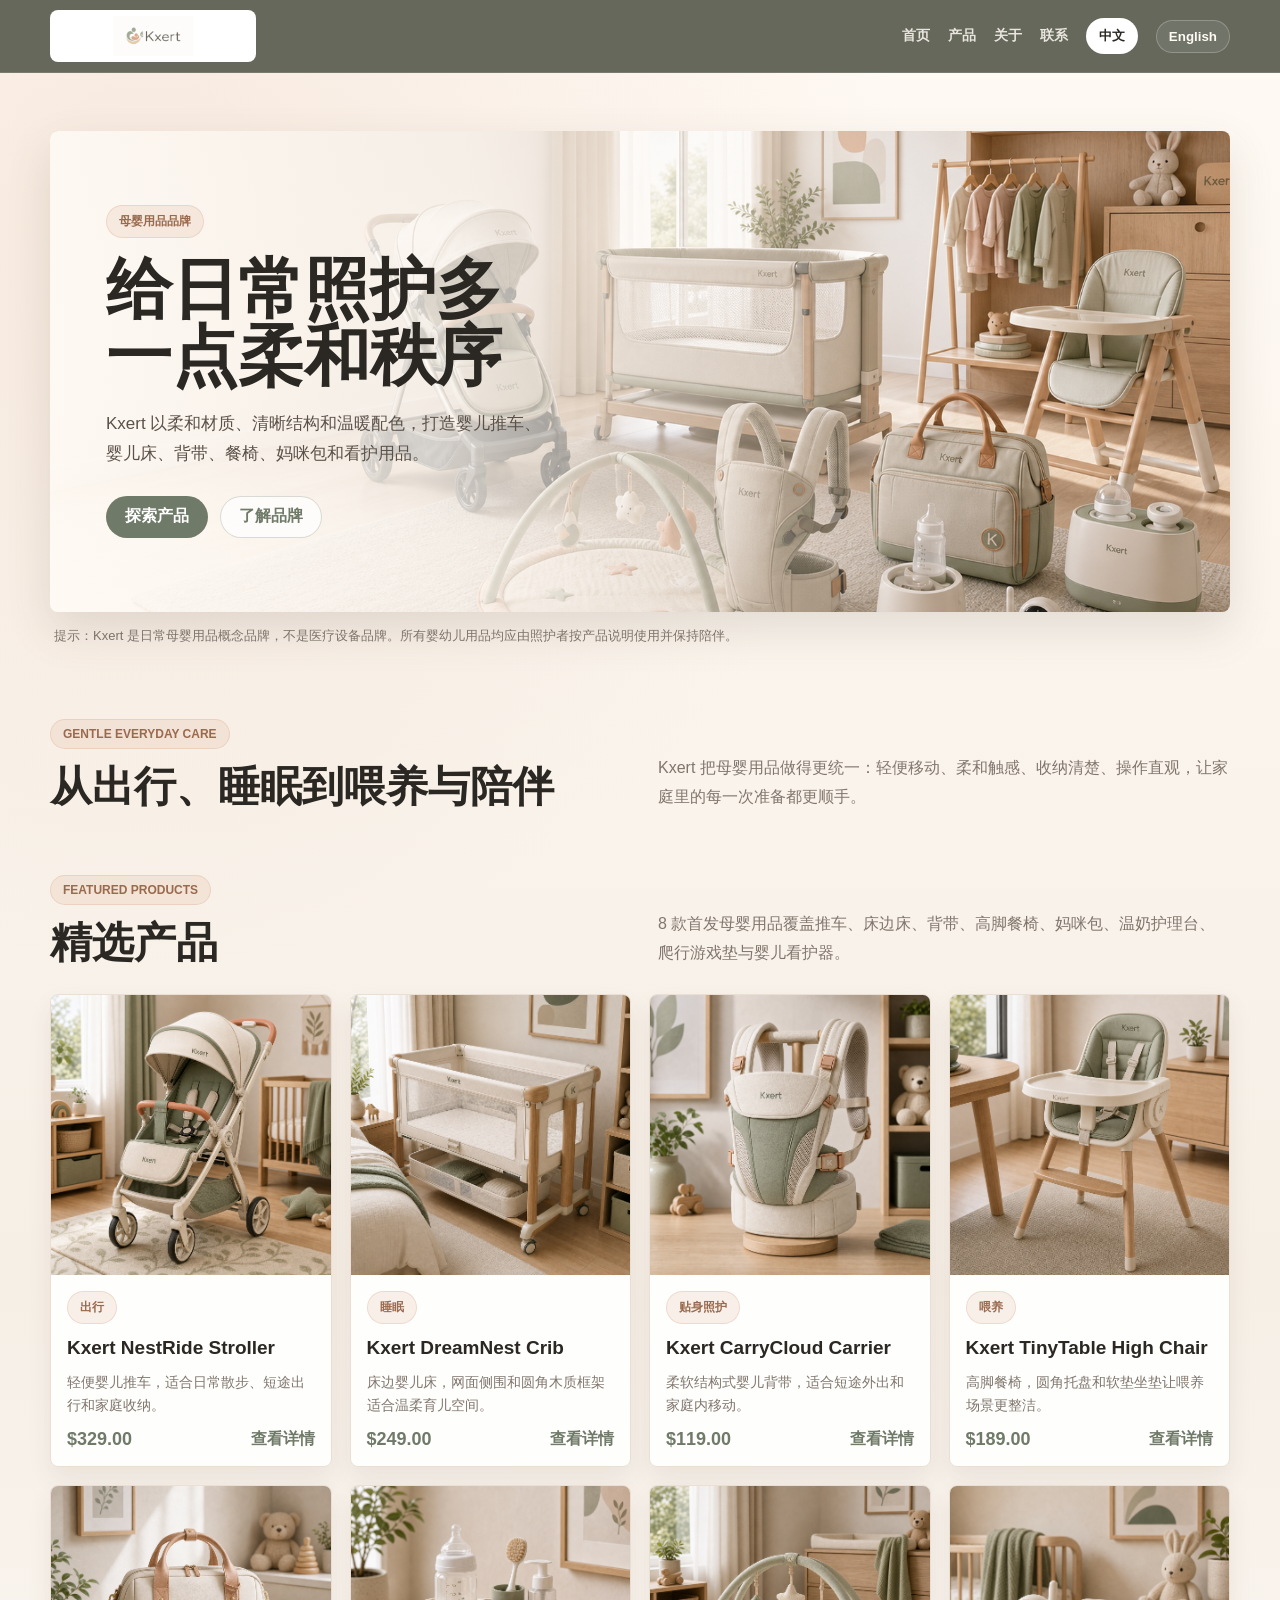
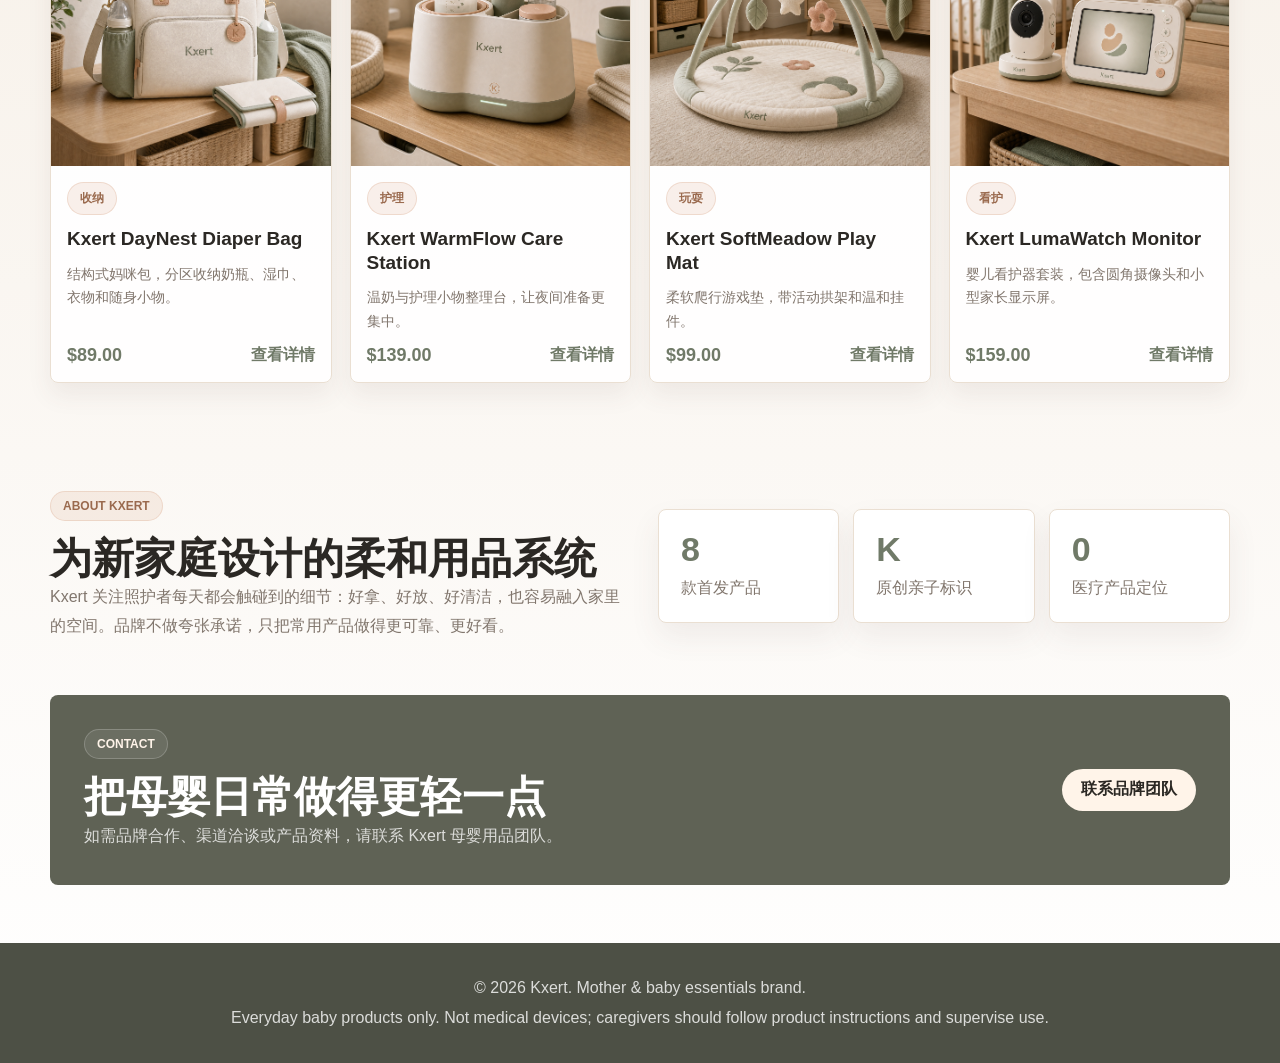
<file: index.html>
<!DOCTYPE html>
<html lang="zh-CN">
<head>
  <meta charset="UTF-8">
  <meta name="viewport" content="width=device-width, initial-scale=1.0">
  <title>Kxert | Mother & Baby Essentials</title>
  <meta name="description" content="Kxert is a mother-and-baby essentials brand for gentle, practical nursery and everyday care products.">
  <link rel="stylesheet" href="style.css">
</head>
<body>
  <header class="site-header">
    <nav class="nav-shell" aria-label="Primary navigation">
      <a class="brand-lockup" href="index.html" aria-label="Kxert home">
        <img src="assets/kxert-logo.png" alt="Kxert logo">
      </a>
      <div class="nav-links">
        <a href="#home" data-i18n="nav.home">首页</a>
        <a href="#products" data-i18n="nav.products">产品</a>
        <a href="#about" data-i18n="nav.about">关于</a>
        <a href="#contact" data-i18n="nav.contact">联系</a>
        <button class="lang-toggle active" type="button" data-lang="zh">中文</button>
        <button class="lang-toggle" type="button" data-lang="en">English</button>
      </div>
    </nav>
  </header>

  <main>
    <section class="hero-section" id="home">
      <div class="hero-card">
        <img class="hero-image" src="assets/hero-banner.png" alt="Kxert mother and baby product collection">
        <div class="hero-copy">
          <span class="eyebrow" data-i18n="hero.eyebrow">母婴用品品牌</span>
          <h1 data-i18n="hero.title">给日常照护多一点柔和秩序</h1>
          <p data-i18n="hero.body">Kxert 以柔和材质、清晰结构和温暖配色，打造婴儿推车、婴儿床、背带、餐椅、妈咪包和看护用品。</p>
          <div class="hero-actions">
            <a class="primary-btn" href="#products" data-i18n="hero.ctaProducts">探索产品</a>
            <a class="secondary-btn" href="#about" data-i18n="hero.ctaAbout">了解品牌</a>
          </div>
        </div>
      </div>
      <p class="brand-note" data-i18n="hero.note">提示：Kxert 是日常母婴用品概念品牌，不是医疗设备品牌。所有婴幼儿用品均应由照护者按产品说明使用并保持陪伴。</p>
    </section>

    <section class="intro-band">
      <div class="intro-grid">
        <div>
          <span class="section-kicker" data-i18n="intro.kicker">Gentle Everyday Care</span>
          <h2 data-i18n="intro.title">从出行、睡眠到喂养与陪伴</h2>
        </div>
        <p data-i18n="intro.body">Kxert 把母婴用品做得更统一：轻便移动、柔和触感、收纳清楚、操作直观，让家庭里的每一次准备都更顺手。</p>
      </div>
    </section>

    <section class="products-section" id="products">
      <div class="section-heading">
        <div>
          <span class="section-kicker" data-i18n="products.kicker">Featured Products</span>
          <h2 data-i18n="products.title">精选产品</h2>
        </div>
        <p data-i18n="products.body">8 款首发母婴用品覆盖推车、床边床、背带、高脚餐椅、妈咪包、温奶护理台、爬行游戏垫与婴儿看护器。</p>
      </div>
      <div class="product-grid" id="productGrid" aria-live="polite"></div>
    </section>

    <section class="about-section" id="about">
      <div class="about-copy">
        <span class="section-kicker" data-i18n="about.kicker">About Kxert</span>
        <h2 data-i18n="about.title">为新家庭设计的柔和用品系统</h2>
        <p data-i18n="about.body">Kxert 关注照护者每天都会触碰到的细节：好拿、好放、好清洁，也容易融入家里的空间。品牌不做夸张承诺，只把常用产品做得更可靠、更好看。</p>
      </div>
      <div class="stats-panel" aria-label="Brand highlights">
        <div>
          <strong>8</strong>
          <span data-i18n="about.statProducts">款首发产品</span>
        </div>
        <div>
          <strong>K</strong>
          <span data-i18n="about.statIdentity">原创亲子标识</span>
        </div>
        <div>
          <strong>0</strong>
          <span data-i18n="about.statMedical">医疗产品定位</span>
        </div>
      </div>
    </section>

    <section class="contact-section" id="contact">
      <div>
        <span class="section-kicker" data-i18n="contact.kicker">Contact</span>
        <h2 data-i18n="contact.title">把母婴日常做得更轻一点</h2>
        <p data-i18n="contact.body">如需品牌合作、渠道洽谈或产品资料，请联系 Kxert 母婴用品团队。</p>
      </div>
      <a class="primary-btn" href="mailto:hello@kxert-baby.example" data-i18n="contact.cta">联系品牌团队</a>
    </section>
  </main>

  <footer class="site-footer">
    <p data-i18n="footer.copy">© 2026 Kxert. Mother & baby essentials brand.</p>
    <p data-i18n="footer.note">Everyday baby products only. Not medical devices; caregivers should follow product instructions and supervise use.</p>
  </footer>

  <script src="product-data.js"></script>
  <script src="site.js"></script>
</body>
</html>
</file>
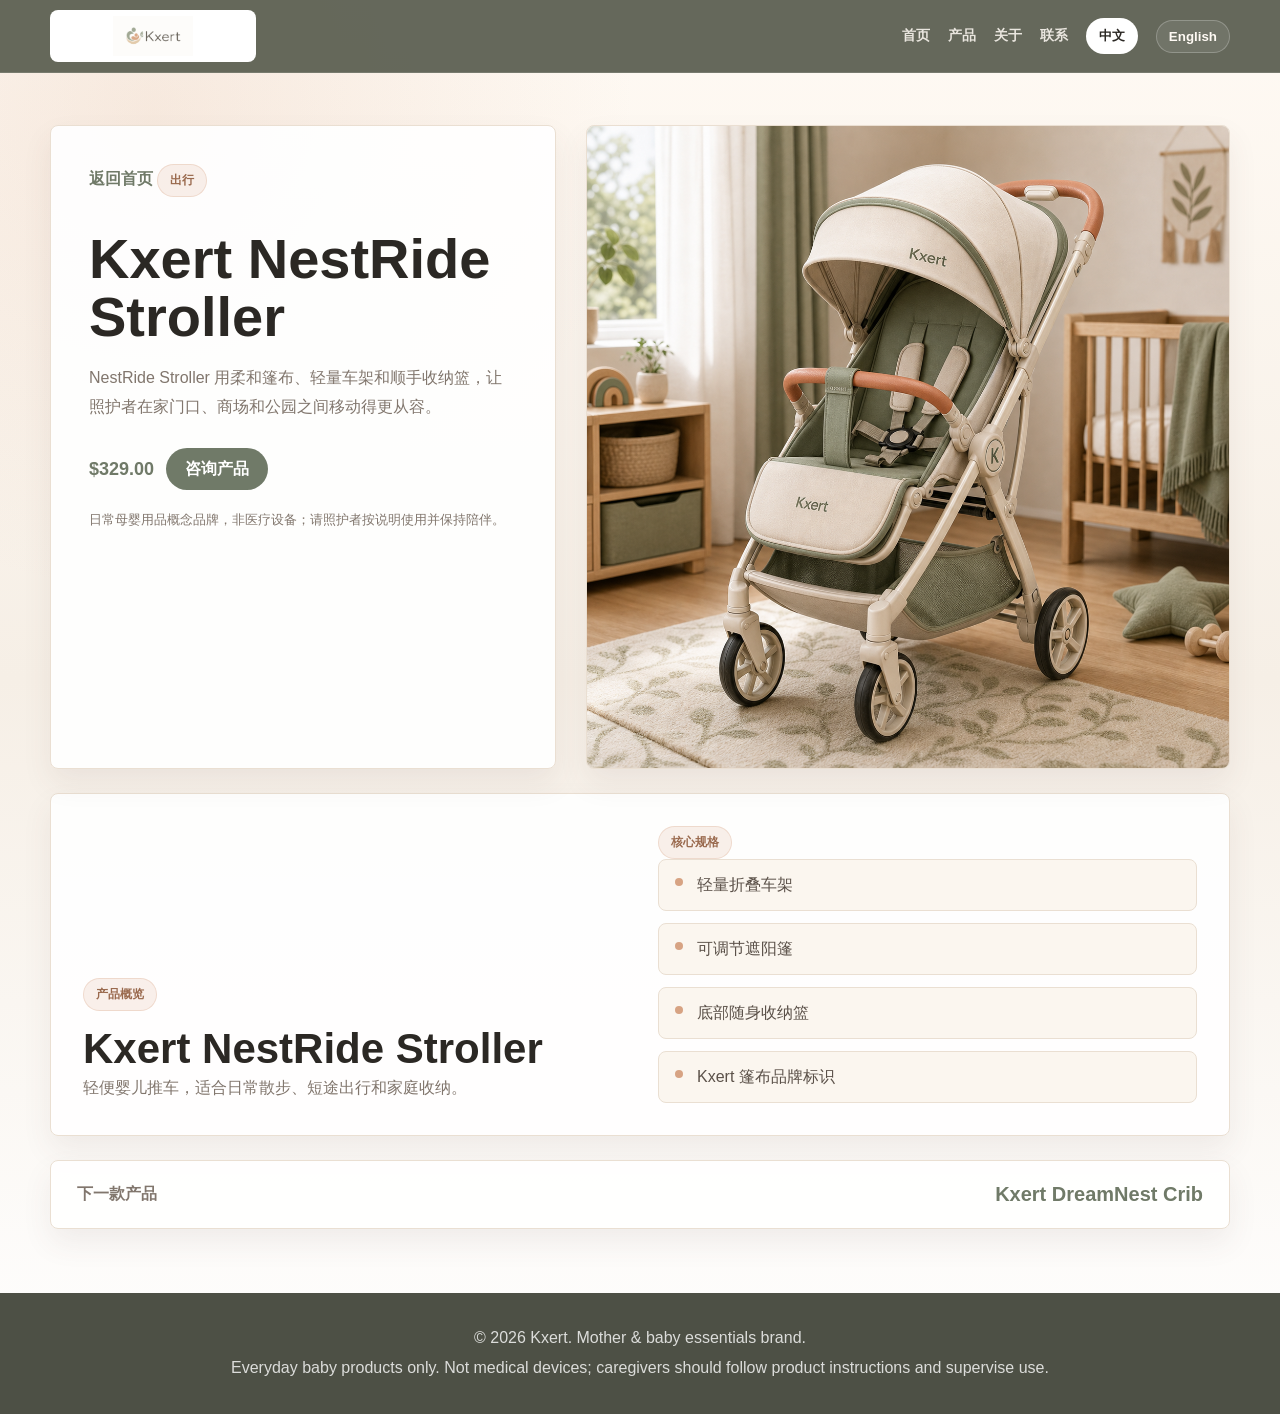
<file: product1.html>
<!DOCTYPE html>
<html lang="zh-CN">
<head>
  <meta charset="UTF-8">
  <meta name="viewport" content="width=device-width, initial-scale=1.0">
  <title>Kxert Product | Mother & Baby Essentials</title>
  <meta name="description" content="Kxert mother-and-baby product detail page.">
  <link rel="stylesheet" href="style.css">
</head>
<body>
  <header class="site-header">
    <nav class="nav-shell" aria-label="Primary navigation">
      <a class="brand-lockup" href="index.html" aria-label="Kxert home">
        <img src="assets/kxert-logo.png" alt="Kxert logo">
      </a>
      <div class="nav-links">
        <a href="index.html#home" data-i18n="nav.home">首页</a>
        <a href="index.html#products" data-i18n="nav.products">产品</a>
        <a href="index.html#about" data-i18n="nav.about">关于</a>
        <a href="index.html#contact" data-i18n="nav.contact">联系</a>
        <button class="lang-toggle active" type="button" data-lang="zh">中文</button>
        <button class="lang-toggle" type="button" data-lang="en">English</button>
      </div>
    </nav>
  </header>
  <main class="detail-wrap" data-product-detail="1"></main>
  <footer class="site-footer">
    <p data-i18n="footer.copy">© 2026 Kxert. Mother & baby essentials brand.</p>
    <p data-i18n="footer.note">Everyday baby products only. Not medical devices; caregivers should follow product instructions and supervise use.</p>
  </footer>
  <script src="product-data.js"></script>
  <script src="site.js"></script>
</body>
</html>
</file>
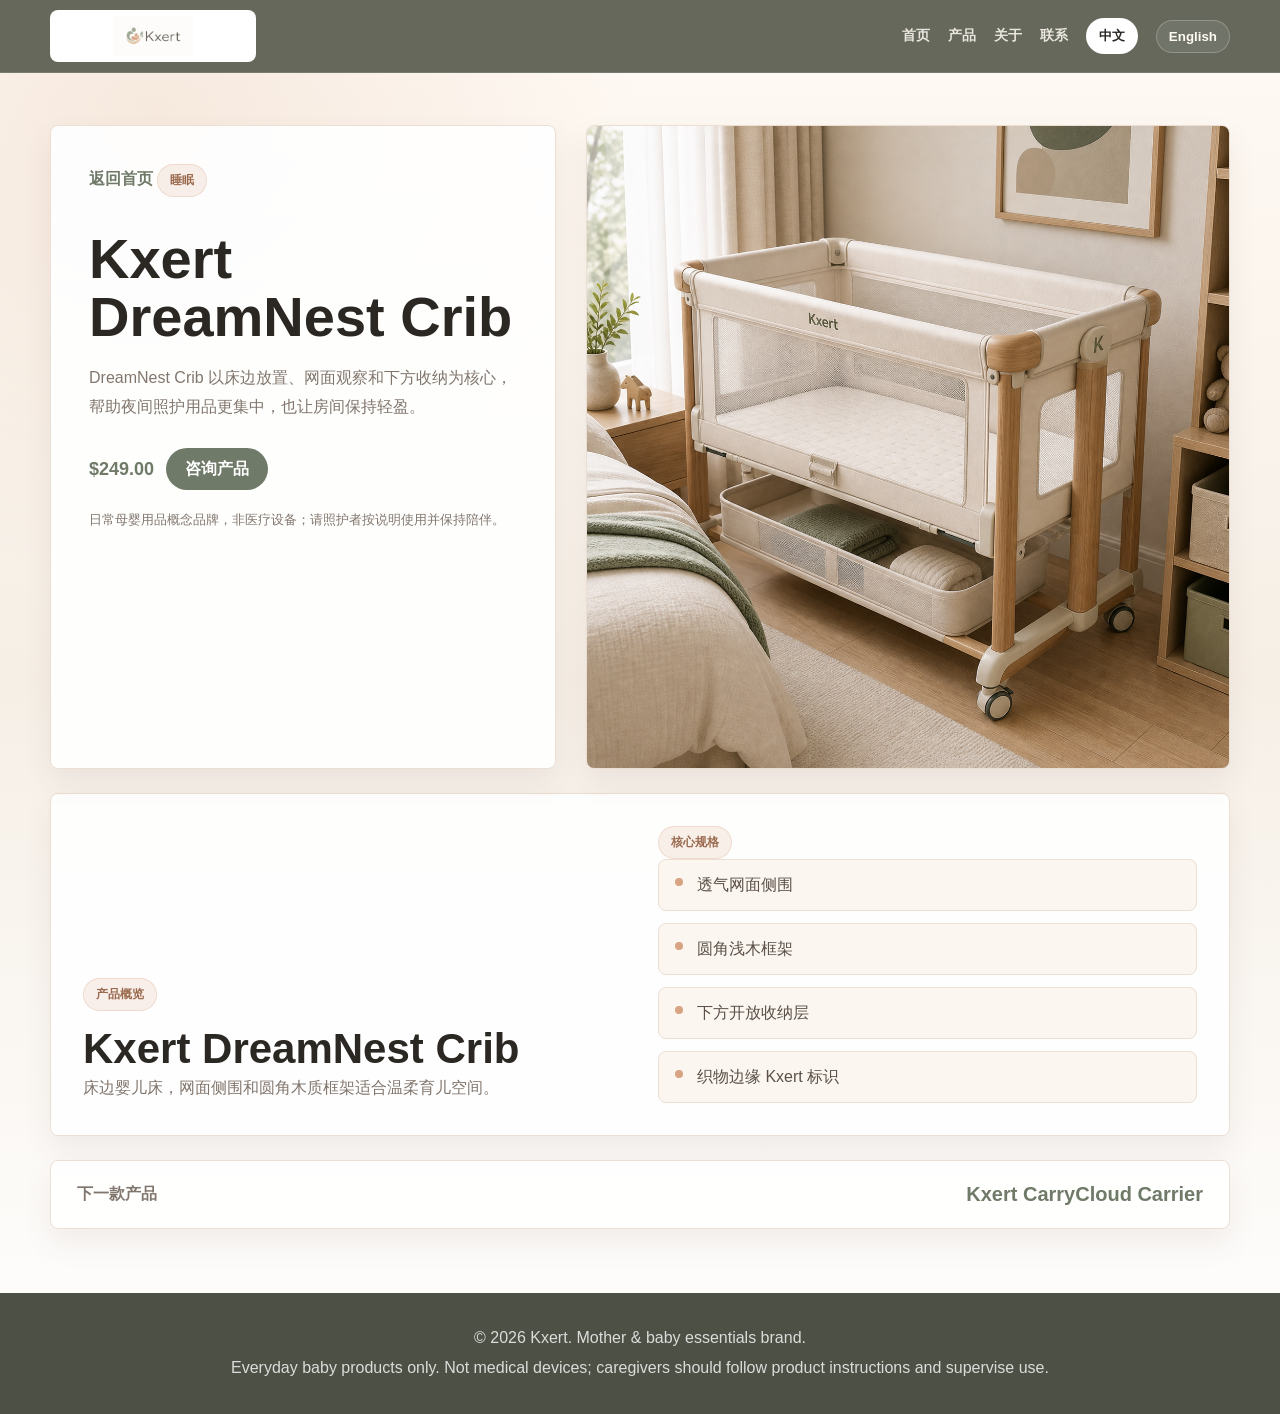
<file: product2.html>
<!DOCTYPE html>
<html lang="zh-CN">
<head>
  <meta charset="UTF-8">
  <meta name="viewport" content="width=device-width, initial-scale=1.0">
  <title>Kxert Product | Mother & Baby Essentials</title>
  <meta name="description" content="Kxert mother-and-baby product detail page.">
  <link rel="stylesheet" href="style.css">
</head>
<body>
  <header class="site-header">
    <nav class="nav-shell" aria-label="Primary navigation">
      <a class="brand-lockup" href="index.html" aria-label="Kxert home">
        <img src="assets/kxert-logo.png" alt="Kxert logo">
      </a>
      <div class="nav-links">
        <a href="index.html#home" data-i18n="nav.home">首页</a>
        <a href="index.html#products" data-i18n="nav.products">产品</a>
        <a href="index.html#about" data-i18n="nav.about">关于</a>
        <a href="index.html#contact" data-i18n="nav.contact">联系</a>
        <button class="lang-toggle active" type="button" data-lang="zh">中文</button>
        <button class="lang-toggle" type="button" data-lang="en">English</button>
      </div>
    </nav>
  </header>
  <main class="detail-wrap" data-product-detail="2"></main>
  <footer class="site-footer">
    <p data-i18n="footer.copy">© 2026 Kxert. Mother & baby essentials brand.</p>
    <p data-i18n="footer.note">Everyday baby products only. Not medical devices; caregivers should follow product instructions and supervise use.</p>
  </footer>
  <script src="product-data.js"></script>
  <script src="site.js"></script>
</body>
</html>
</file>
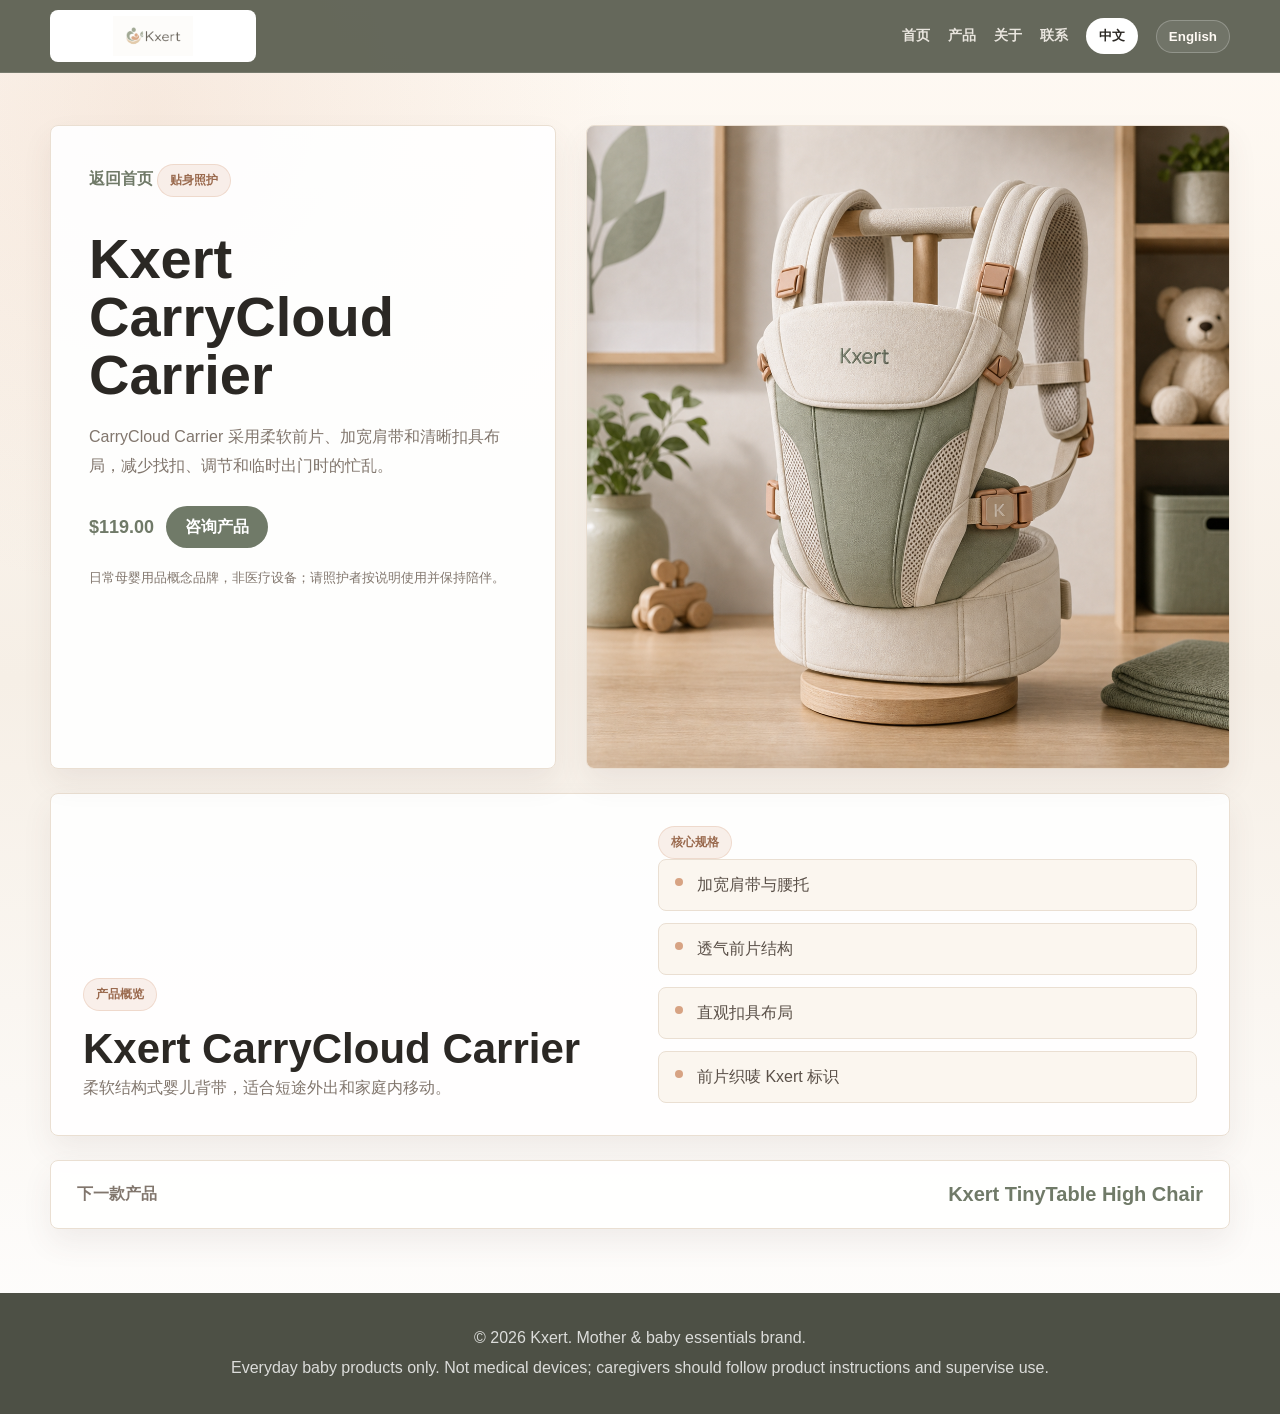
<file: product3.html>
<!DOCTYPE html>
<html lang="zh-CN">
<head>
  <meta charset="UTF-8">
  <meta name="viewport" content="width=device-width, initial-scale=1.0">
  <title>Kxert Product | Mother & Baby Essentials</title>
  <meta name="description" content="Kxert mother-and-baby product detail page.">
  <link rel="stylesheet" href="style.css">
</head>
<body>
  <header class="site-header">
    <nav class="nav-shell" aria-label="Primary navigation">
      <a class="brand-lockup" href="index.html" aria-label="Kxert home">
        <img src="assets/kxert-logo.png" alt="Kxert logo">
      </a>
      <div class="nav-links">
        <a href="index.html#home" data-i18n="nav.home">首页</a>
        <a href="index.html#products" data-i18n="nav.products">产品</a>
        <a href="index.html#about" data-i18n="nav.about">关于</a>
        <a href="index.html#contact" data-i18n="nav.contact">联系</a>
        <button class="lang-toggle active" type="button" data-lang="zh">中文</button>
        <button class="lang-toggle" type="button" data-lang="en">English</button>
      </div>
    </nav>
  </header>
  <main class="detail-wrap" data-product-detail="3"></main>
  <footer class="site-footer">
    <p data-i18n="footer.copy">© 2026 Kxert. Mother & baby essentials brand.</p>
    <p data-i18n="footer.note">Everyday baby products only. Not medical devices; caregivers should follow product instructions and supervise use.</p>
  </footer>
  <script src="product-data.js"></script>
  <script src="site.js"></script>
</body>
</html>
</file>
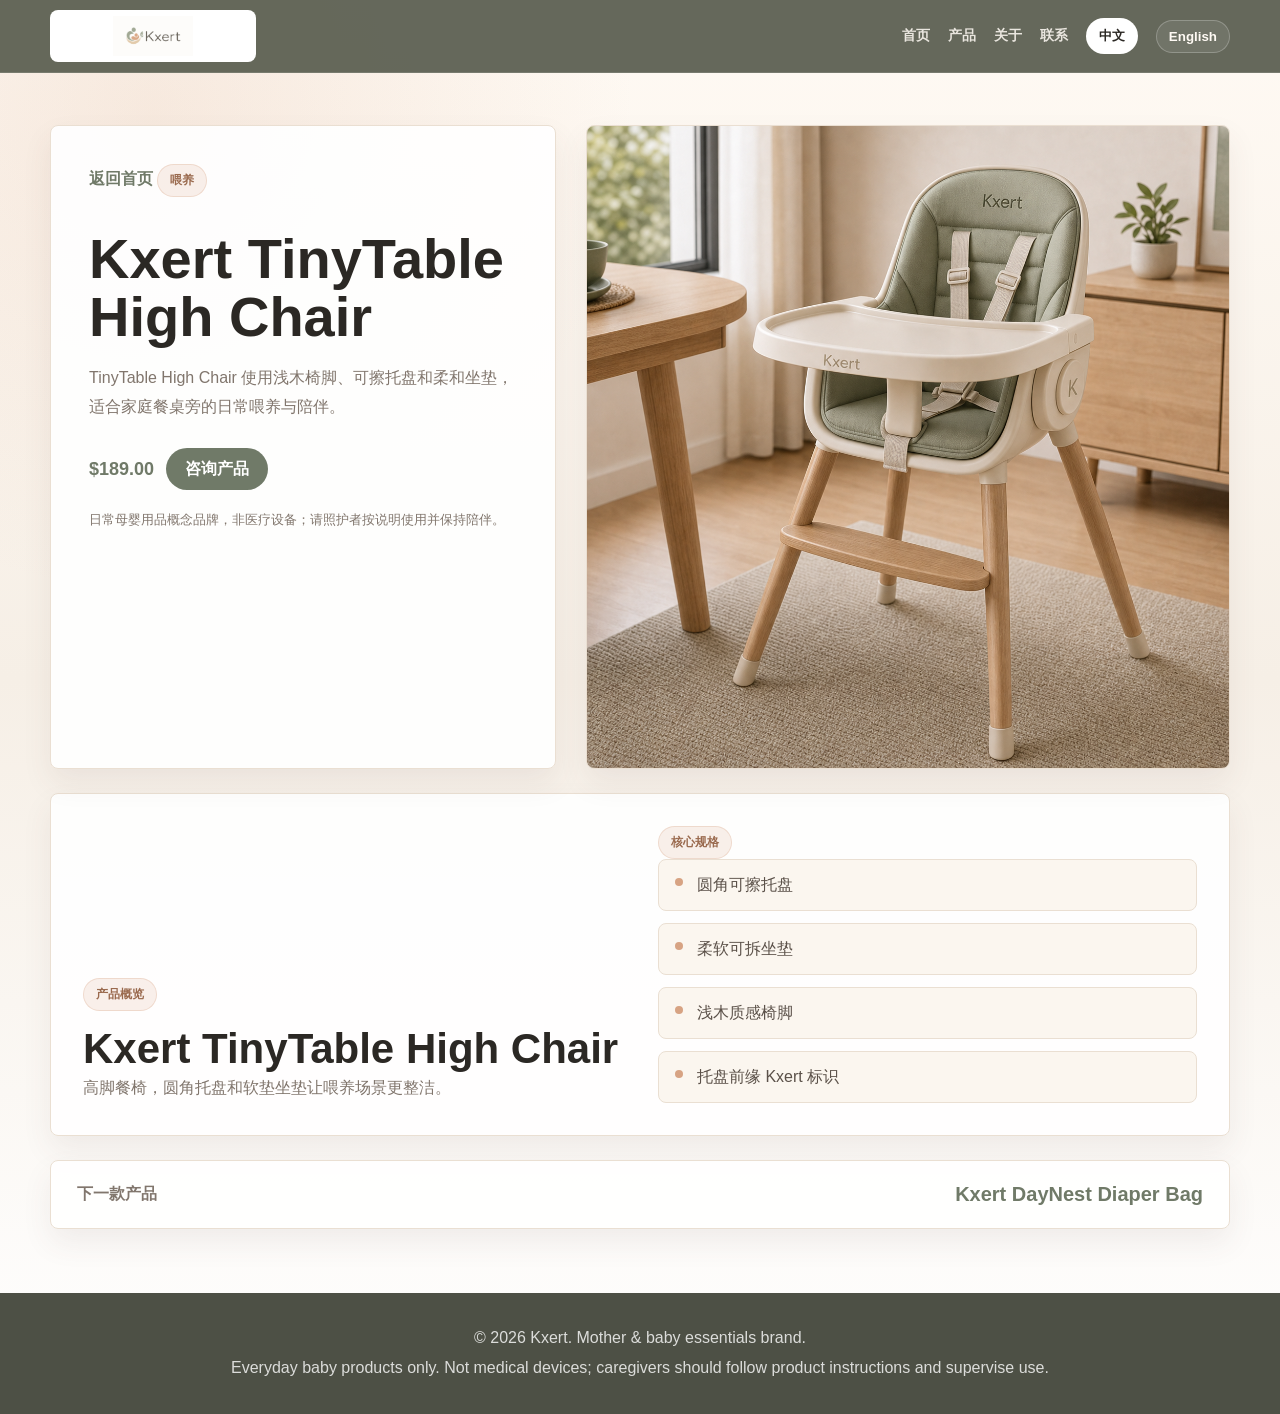
<file: product4.html>
<!DOCTYPE html>
<html lang="zh-CN">
<head>
  <meta charset="UTF-8">
  <meta name="viewport" content="width=device-width, initial-scale=1.0">
  <title>Kxert Product | Mother & Baby Essentials</title>
  <meta name="description" content="Kxert mother-and-baby product detail page.">
  <link rel="stylesheet" href="style.css">
</head>
<body>
  <header class="site-header">
    <nav class="nav-shell" aria-label="Primary navigation">
      <a class="brand-lockup" href="index.html" aria-label="Kxert home">
        <img src="assets/kxert-logo.png" alt="Kxert logo">
      </a>
      <div class="nav-links">
        <a href="index.html#home" data-i18n="nav.home">首页</a>
        <a href="index.html#products" data-i18n="nav.products">产品</a>
        <a href="index.html#about" data-i18n="nav.about">关于</a>
        <a href="index.html#contact" data-i18n="nav.contact">联系</a>
        <button class="lang-toggle active" type="button" data-lang="zh">中文</button>
        <button class="lang-toggle" type="button" data-lang="en">English</button>
      </div>
    </nav>
  </header>
  <main class="detail-wrap" data-product-detail="4"></main>
  <footer class="site-footer">
    <p data-i18n="footer.copy">© 2026 Kxert. Mother & baby essentials brand.</p>
    <p data-i18n="footer.note">Everyday baby products only. Not medical devices; caregivers should follow product instructions and supervise use.</p>
  </footer>
  <script src="product-data.js"></script>
  <script src="site.js"></script>
</body>
</html>
</file>
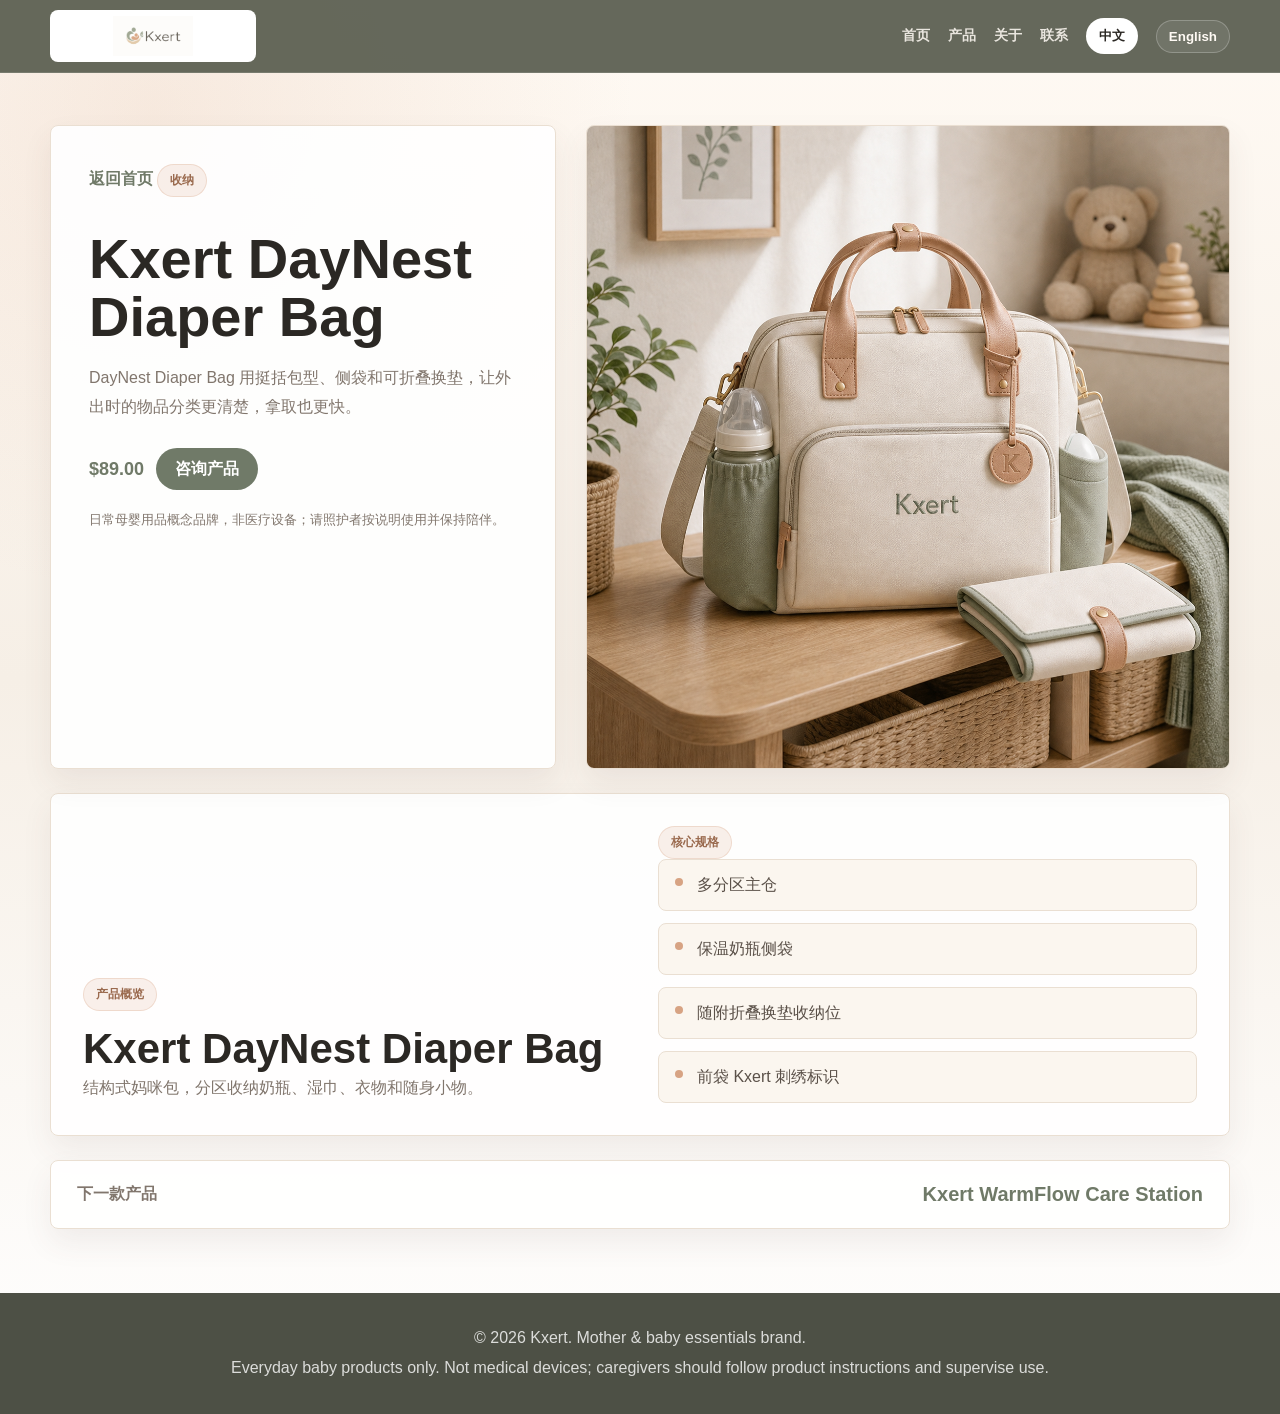
<file: product5.html>
<!DOCTYPE html>
<html lang="zh-CN">
<head>
  <meta charset="UTF-8">
  <meta name="viewport" content="width=device-width, initial-scale=1.0">
  <title>Kxert Product | Mother & Baby Essentials</title>
  <meta name="description" content="Kxert mother-and-baby product detail page.">
  <link rel="stylesheet" href="style.css">
</head>
<body>
  <header class="site-header">
    <nav class="nav-shell" aria-label="Primary navigation">
      <a class="brand-lockup" href="index.html" aria-label="Kxert home">
        <img src="assets/kxert-logo.png" alt="Kxert logo">
      </a>
      <div class="nav-links">
        <a href="index.html#home" data-i18n="nav.home">首页</a>
        <a href="index.html#products" data-i18n="nav.products">产品</a>
        <a href="index.html#about" data-i18n="nav.about">关于</a>
        <a href="index.html#contact" data-i18n="nav.contact">联系</a>
        <button class="lang-toggle active" type="button" data-lang="zh">中文</button>
        <button class="lang-toggle" type="button" data-lang="en">English</button>
      </div>
    </nav>
  </header>
  <main class="detail-wrap" data-product-detail="5"></main>
  <footer class="site-footer">
    <p data-i18n="footer.copy">© 2026 Kxert. Mother & baby essentials brand.</p>
    <p data-i18n="footer.note">Everyday baby products only. Not medical devices; caregivers should follow product instructions and supervise use.</p>
  </footer>
  <script src="product-data.js"></script>
  <script src="site.js"></script>
</body>
</html>
</file>
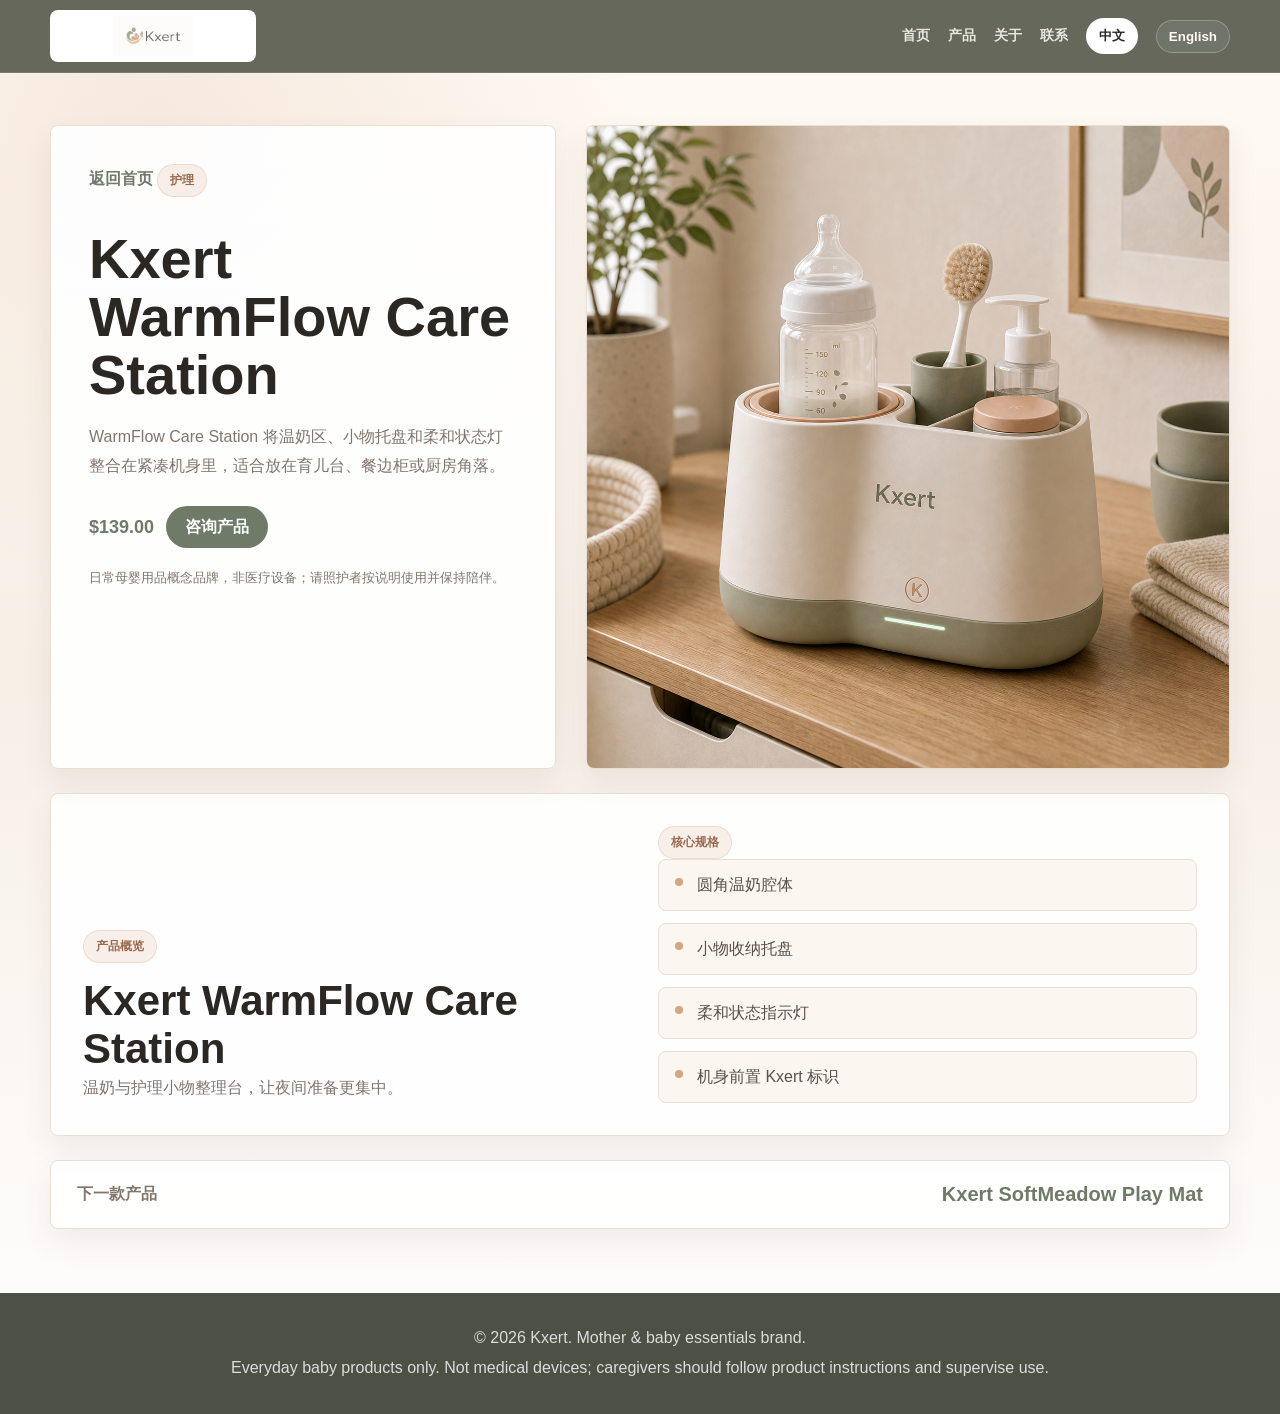
<file: product6.html>
<!DOCTYPE html>
<html lang="zh-CN">
<head>
  <meta charset="UTF-8">
  <meta name="viewport" content="width=device-width, initial-scale=1.0">
  <title>Kxert Product | Mother & Baby Essentials</title>
  <meta name="description" content="Kxert mother-and-baby product detail page.">
  <link rel="stylesheet" href="style.css">
</head>
<body>
  <header class="site-header">
    <nav class="nav-shell" aria-label="Primary navigation">
      <a class="brand-lockup" href="index.html" aria-label="Kxert home">
        <img src="assets/kxert-logo.png" alt="Kxert logo">
      </a>
      <div class="nav-links">
        <a href="index.html#home" data-i18n="nav.home">首页</a>
        <a href="index.html#products" data-i18n="nav.products">产品</a>
        <a href="index.html#about" data-i18n="nav.about">关于</a>
        <a href="index.html#contact" data-i18n="nav.contact">联系</a>
        <button class="lang-toggle active" type="button" data-lang="zh">中文</button>
        <button class="lang-toggle" type="button" data-lang="en">English</button>
      </div>
    </nav>
  </header>
  <main class="detail-wrap" data-product-detail="6"></main>
  <footer class="site-footer">
    <p data-i18n="footer.copy">© 2026 Kxert. Mother & baby essentials brand.</p>
    <p data-i18n="footer.note">Everyday baby products only. Not medical devices; caregivers should follow product instructions and supervise use.</p>
  </footer>
  <script src="product-data.js"></script>
  <script src="site.js"></script>
</body>
</html>
</file>
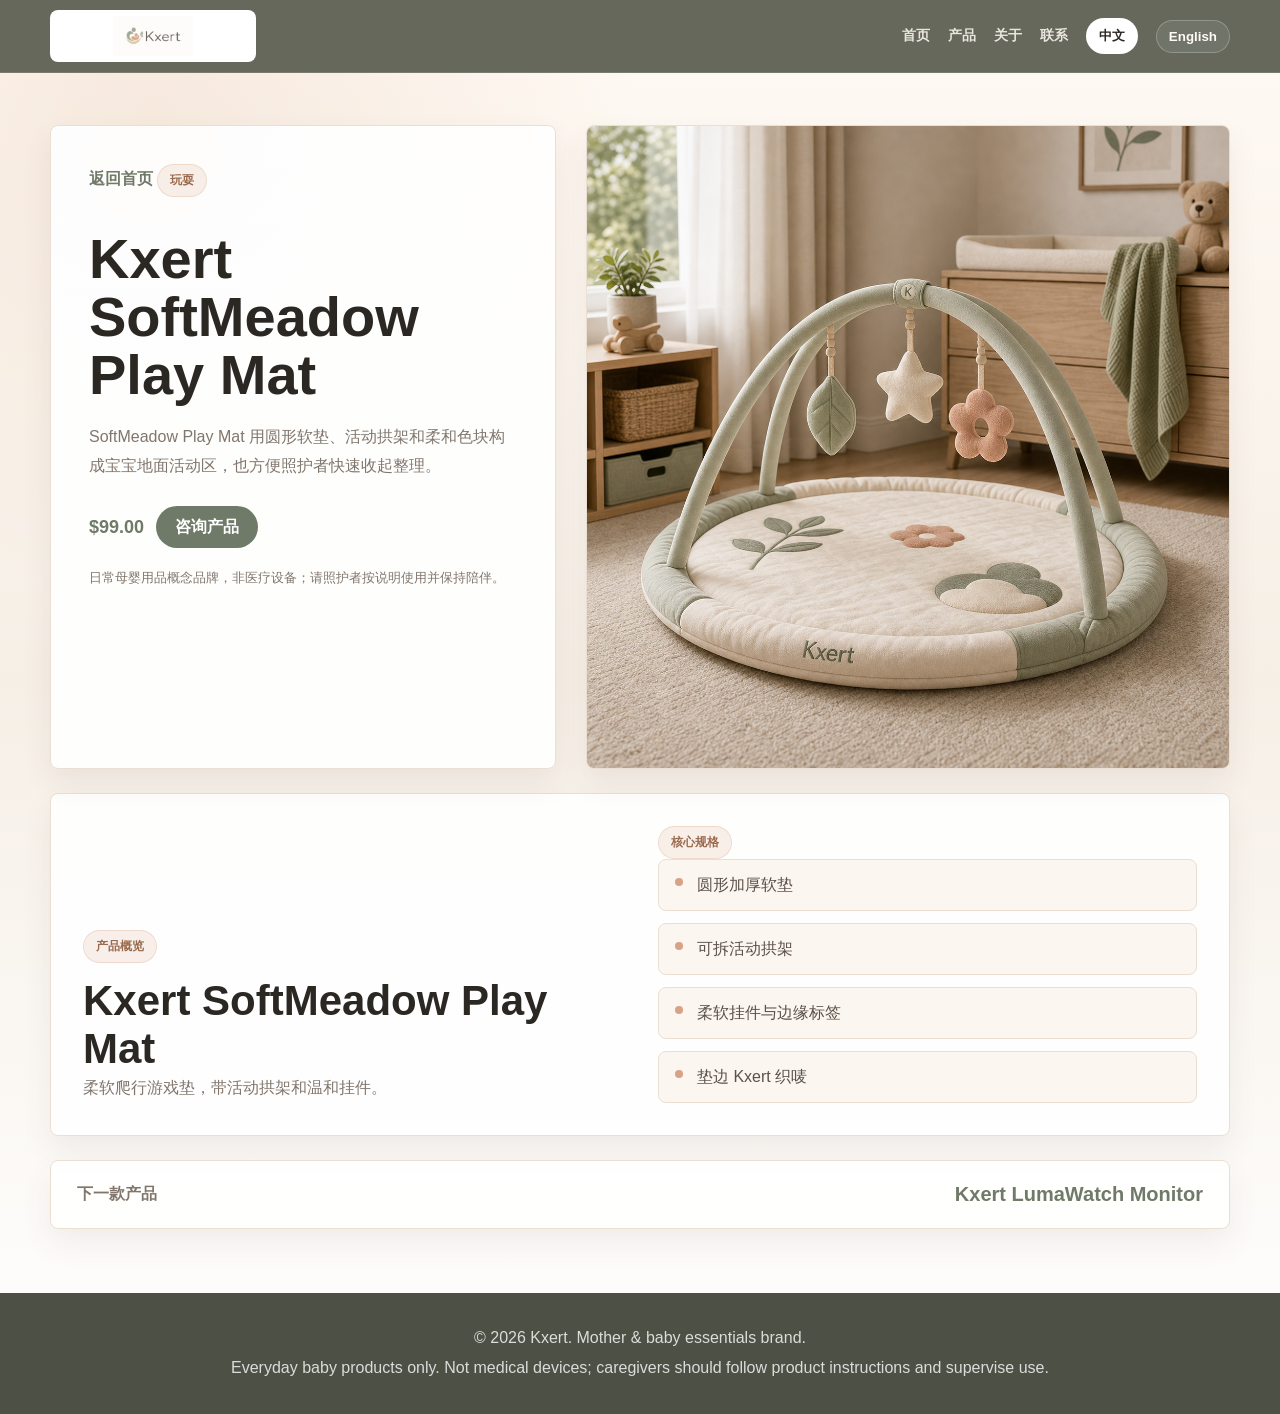
<file: product7.html>
<!DOCTYPE html>
<html lang="zh-CN">
<head>
  <meta charset="UTF-8">
  <meta name="viewport" content="width=device-width, initial-scale=1.0">
  <title>Kxert Product | Mother & Baby Essentials</title>
  <meta name="description" content="Kxert mother-and-baby product detail page.">
  <link rel="stylesheet" href="style.css">
</head>
<body>
  <header class="site-header">
    <nav class="nav-shell" aria-label="Primary navigation">
      <a class="brand-lockup" href="index.html" aria-label="Kxert home">
        <img src="assets/kxert-logo.png" alt="Kxert logo">
      </a>
      <div class="nav-links">
        <a href="index.html#home" data-i18n="nav.home">首页</a>
        <a href="index.html#products" data-i18n="nav.products">产品</a>
        <a href="index.html#about" data-i18n="nav.about">关于</a>
        <a href="index.html#contact" data-i18n="nav.contact">联系</a>
        <button class="lang-toggle active" type="button" data-lang="zh">中文</button>
        <button class="lang-toggle" type="button" data-lang="en">English</button>
      </div>
    </nav>
  </header>
  <main class="detail-wrap" data-product-detail="7"></main>
  <footer class="site-footer">
    <p data-i18n="footer.copy">© 2026 Kxert. Mother & baby essentials brand.</p>
    <p data-i18n="footer.note">Everyday baby products only. Not medical devices; caregivers should follow product instructions and supervise use.</p>
  </footer>
  <script src="product-data.js"></script>
  <script src="site.js"></script>
</body>
</html>
</file>
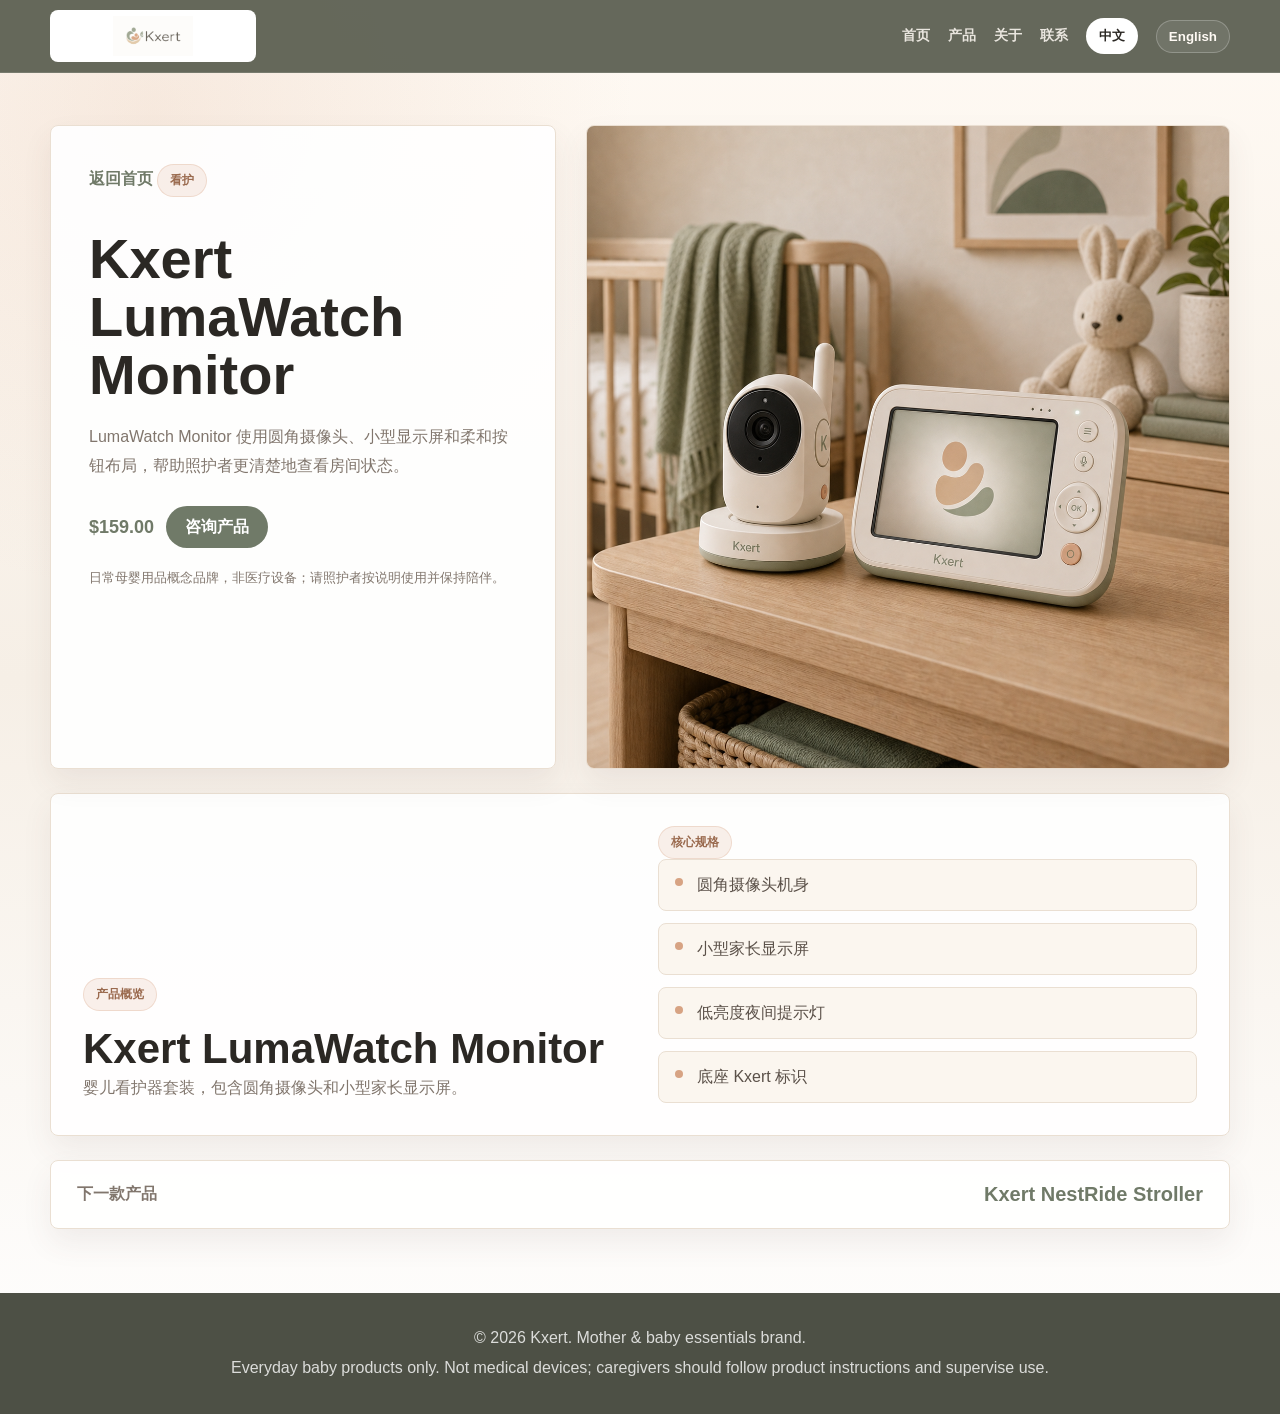
<file: product8.html>
<!DOCTYPE html>
<html lang="zh-CN">
<head>
  <meta charset="UTF-8">
  <meta name="viewport" content="width=device-width, initial-scale=1.0">
  <title>Kxert Product | Mother & Baby Essentials</title>
  <meta name="description" content="Kxert mother-and-baby product detail page.">
  <link rel="stylesheet" href="style.css">
</head>
<body>
  <header class="site-header">
    <nav class="nav-shell" aria-label="Primary navigation">
      <a class="brand-lockup" href="index.html" aria-label="Kxert home">
        <img src="assets/kxert-logo.png" alt="Kxert logo">
      </a>
      <div class="nav-links">
        <a href="index.html#home" data-i18n="nav.home">首页</a>
        <a href="index.html#products" data-i18n="nav.products">产品</a>
        <a href="index.html#about" data-i18n="nav.about">关于</a>
        <a href="index.html#contact" data-i18n="nav.contact">联系</a>
        <button class="lang-toggle active" type="button" data-lang="zh">中文</button>
        <button class="lang-toggle" type="button" data-lang="en">English</button>
      </div>
    </nav>
  </header>
  <main class="detail-wrap" data-product-detail="8"></main>
  <footer class="site-footer">
    <p data-i18n="footer.copy">© 2026 Kxert. Mother & baby essentials brand.</p>
    <p data-i18n="footer.note">Everyday baby products only. Not medical devices; caregivers should follow product instructions and supervise use.</p>
  </footer>
  <script src="product-data.js"></script>
  <script src="site.js"></script>
</body>
</html>
</file>
<file: style.css>
:root {
  --ink: #2b2824;
  --ink-soft: #5b5149;
  --nav: #5f6255;
  --sage: #9da892;
  --sage-dark: #707a68;
  --peach: #d7a383;
  --cream: #fbf6ef;
  --panel: #ffffff;
  --line: #eadfd2;
  --muted: #81766d;
  --wood: #d8b989;
  --shadow: 0 18px 45px rgba(83, 70, 60, 0.14);
}

* {
  box-sizing: border-box;
}

html {
  scroll-behavior: smooth;
}

body {
  margin: 0;
  font-family: Arial, "Microsoft YaHei", sans-serif;
  color: var(--ink);
  background:
    radial-gradient(circle at 12% 8%, rgba(215, 163, 131, 0.18), transparent 28%),
    linear-gradient(180deg, #fffaf4 0%, #f6efe6 48%, #ffffff 100%);
}

a {
  color: inherit;
  text-decoration: none;
}

img {
  display: block;
  max-width: 100%;
}

.site-header {
  position: sticky;
  top: 0;
  z-index: 20;
  background: rgba(95, 98, 85, 0.96);
  border-bottom: 1px solid rgba(255, 255, 255, 0.12);
}

.nav-shell {
  width: min(1180px, calc(100% - 32px));
  min-height: 72px;
  margin: 0 auto;
  display: flex;
  align-items: center;
  justify-content: space-between;
  gap: 24px;
}

.brand-lockup {
  display: flex;
  align-items: center;
  height: 54px;
}

.brand-lockup img {
  width: 206px;
  height: 52px;
  object-fit: contain;
  background: #ffffff;
  border-radius: 8px;
  padding: 6px 12px;
}

.nav-links {
  display: flex;
  align-items: center;
  gap: 18px;
  color: #fffaf4;
  font-size: 14px;
  font-weight: 700;
}

.nav-links a {
  opacity: 0.86;
}

.nav-links a:hover {
  opacity: 1;
}

.lang-toggle {
  border: 1px solid rgba(255, 255, 255, 0.24);
  background: rgba(255, 255, 255, 0.08);
  color: #fffaf4;
  border-radius: 999px;
  padding: 8px 12px;
  font-weight: 700;
  cursor: pointer;
}

.lang-toggle.active {
  background: #ffffff;
  color: var(--ink);
}

.hero-section {
  width: min(1180px, calc(100% - 32px));
  margin: 58px auto 36px;
}

.hero-card {
  position: relative;
  min-height: 470px;
  overflow: hidden;
  border-radius: 8px;
  background: var(--cream);
  box-shadow: var(--shadow);
}

.hero-image {
  position: absolute;
  inset: 0;
  width: 100%;
  height: 100%;
  object-fit: cover;
}

.hero-card::after {
  content: "";
  position: absolute;
  inset: 0;
  background: linear-gradient(90deg, rgba(255, 250, 244, 0.96) 0%, rgba(255, 250, 244, 0.78) 35%, rgba(255, 250, 244, 0.04) 78%);
}

.hero-copy {
  position: relative;
  z-index: 2;
  width: min(560px, 100%);
  padding: 74px 56px;
}

.eyebrow,
.section-kicker,
.product-category {
  display: inline-flex;
  align-items: center;
  width: fit-content;
  border-radius: 999px;
  background: rgba(215, 163, 131, 0.16);
  color: #9a6a4e;
  border: 1px solid rgba(215, 163, 131, 0.28);
  padding: 7px 12px;
  font-size: 12px;
  font-weight: 800;
  text-transform: uppercase;
}

.hero-copy h1 {
  margin: 18px 0;
  font-size: clamp(38px, 7vw, 66px);
  line-height: 1.02;
}

.hero-copy p {
  margin: 0;
  color: var(--ink-soft);
  font-size: 17px;
  line-height: 1.8;
}

.hero-actions,
.detail-actions {
  display: flex;
  align-items: center;
  flex-wrap: wrap;
  gap: 12px;
  margin-top: 26px;
}

.primary-btn,
.secondary-btn {
  display: inline-flex;
  align-items: center;
  justify-content: center;
  min-height: 42px;
  border-radius: 999px;
  padding: 0 18px;
  font-weight: 800;
  border: 1px solid transparent;
}

.primary-btn {
  background: var(--sage-dark);
  color: #ffffff;
}

.secondary-btn {
  color: var(--sage-dark);
  border-color: rgba(112, 122, 104, 0.26);
  background: rgba(255, 255, 255, 0.72);
}

.brand-note {
  margin: 14px 4px 0;
  color: var(--muted);
  font-size: 13px;
  line-height: 1.6;
}

.intro-band,
.products-section,
.about-section,
.contact-section,
.detail-wrap {
  width: min(1180px, calc(100% - 32px));
  margin: 0 auto;
}

.intro-band {
  padding: 36px 0;
}

.intro-grid,
.section-heading,
.about-section,
.contact-section,
.detail-info {
  display: grid;
  grid-template-columns: 1fr 1fr;
  gap: 36px;
  align-items: end;
}

.intro-grid h2,
.section-heading h2,
.about-copy h2,
.contact-section h2,
.detail-info h2 {
  margin: 14px 0 0;
  font-size: clamp(28px, 4vw, 42px);
  line-height: 1.16;
}

.intro-grid p,
.section-heading p,
.about-copy p,
.contact-section p,
.detail-info p {
  margin: 0;
  color: var(--muted);
  line-height: 1.8;
}

.products-section {
  padding: 28px 0 54px;
}

.product-grid {
  display: grid;
  grid-template-columns: repeat(4, 1fr);
  gap: 18px;
  margin-top: 26px;
}

.product-card {
  display: flex;
  flex-direction: column;
  overflow: hidden;
  background: rgba(255, 255, 255, 0.92);
  border: 1px solid var(--line);
  border-radius: 8px;
  box-shadow: 0 12px 25px rgba(83, 70, 60, 0.08);
}

.product-image-link {
  display: block;
  aspect-ratio: 1 / 1;
  background: var(--cream);
  overflow: hidden;
}

.product-card img {
  width: 100%;
  height: 100%;
  object-fit: cover;
  transition: transform 180ms ease;
}

.product-card:hover img {
  transform: scale(1.035);
}

.product-card-body {
  display: flex;
  flex: 1;
  flex-direction: column;
  gap: 12px;
  padding: 16px;
}

.product-card h3 {
  margin: 0;
  font-size: 19px;
  line-height: 1.25;
}

.product-card p {
  margin: 0;
  color: var(--muted);
  line-height: 1.65;
  font-size: 14px;
}

.product-meta {
  display: flex;
  align-items: center;
  justify-content: space-between;
  gap: 12px;
  margin-top: auto;
}

.product-meta strong,
.detail-actions strong {
  color: var(--sage-dark);
  font-size: 18px;
}

.product-meta a {
  color: var(--sage-dark);
  font-weight: 800;
}

.about-section {
  align-items: center;
  padding: 54px 0;
}

.stats-panel {
  display: grid;
  grid-template-columns: repeat(3, 1fr);
  gap: 14px;
}

.stats-panel div {
  border-radius: 8px;
  background: #ffffff;
  border: 1px solid var(--line);
  padding: 22px;
  box-shadow: 0 14px 30px rgba(83, 70, 60, 0.08);
}

.stats-panel strong {
  display: block;
  color: var(--sage-dark);
  font-size: 34px;
  line-height: 1;
}

.stats-panel span {
  display: block;
  margin-top: 10px;
  color: var(--muted);
  line-height: 1.5;
}

.contact-section {
  align-items: center;
  margin-bottom: 58px;
  padding: 34px;
  background: var(--nav);
  color: #ffffff;
  border-radius: 8px;
}

.contact-section p {
  color: rgba(255, 255, 255, 0.78);
}

.contact-section .section-kicker {
  color: #fff4e9;
  border-color: rgba(255, 255, 255, 0.2);
  background: rgba(255, 255, 255, 0.08);
}

.contact-section .primary-btn {
  justify-self: end;
  color: var(--ink);
  background: #fff4e9;
}

.site-footer {
  background: #4d5045;
  color: rgba(255, 255, 255, 0.8);
  padding: 28px 16px;
  text-align: center;
  line-height: 1.65;
}

.site-footer p {
  margin: 4px 0;
}

.detail-wrap {
  padding: 52px 0 64px;
}

.detail-hero {
  display: grid;
  grid-template-columns: minmax(0, 0.88fr) minmax(0, 1.12fr);
  gap: 30px;
  align-items: stretch;
}

.detail-copy,
.detail-image-panel,
.detail-info,
.next-product {
  border: 1px solid var(--line);
  border-radius: 8px;
  background: rgba(255, 255, 255, 0.92);
  box-shadow: 0 14px 30px rgba(83, 70, 60, 0.08);
}

.detail-copy {
  padding: 38px;
}

.back-link {
  display: inline-flex;
  margin-bottom: 22px;
  color: var(--sage-dark);
  font-weight: 800;
}

.detail-copy h1 {
  margin: 18px 0;
  font-size: clamp(34px, 5vw, 56px);
  line-height: 1.04;
}

.detail-copy p {
  color: var(--muted);
  line-height: 1.8;
}

.detail-note {
  margin-top: 18px;
  font-size: 13px;
}

.detail-image-panel {
  overflow: hidden;
  background: var(--cream);
}

.detail-image-panel img {
  width: 100%;
  height: 100%;
  min-height: 520px;
  object-fit: cover;
}

.detail-info {
  margin-top: 24px;
  padding: 32px;
}

.spec-list {
  display: grid;
  gap: 12px;
  margin: 0;
  padding: 0;
  list-style: none;
}

.spec-list li {
  position: relative;
  padding: 13px 14px 13px 38px;
  border: 1px solid var(--line);
  border-radius: 8px;
  background: var(--cream);
  color: var(--ink-soft);
  line-height: 1.5;
}

.spec-list li::before {
  content: "";
  position: absolute;
  left: 16px;
  top: 18px;
  width: 8px;
  height: 8px;
  border-radius: 999px;
  background: var(--peach);
}

.next-product {
  display: flex;
  align-items: center;
  justify-content: space-between;
  gap: 16px;
  margin-top: 24px;
  padding: 22px 26px;
}

.next-product span {
  color: var(--muted);
  font-weight: 700;
}

.next-product a {
  color: var(--sage-dark);
  font-size: 20px;
  font-weight: 800;
}

@media (max-width: 980px) {
  .intro-grid,
  .section-heading,
  .about-section,
  .contact-section,
  .detail-hero,
  .detail-info {
    grid-template-columns: 1fr;
  }

  .nav-shell {
    min-height: auto;
    padding: 12px 0;
    flex-direction: column;
    align-items: flex-start;
  }

  .nav-links {
    display: flex;
    flex-wrap: wrap;
    gap: 10px;
  }

  .product-grid {
    grid-template-columns: repeat(2, 1fr);
  }

  .contact-section .primary-btn {
    justify-self: start;
  }
}

@media (max-width: 640px) {
  .brand-lockup img {
    width: 184px;
  }

  .hero-section {
    margin-top: 24px;
  }

  .hero-card {
    min-height: 630px;
  }

  .hero-card::after {
    background: linear-gradient(180deg, rgba(255, 250, 244, 0.96) 0%, rgba(255, 250, 244, 0.78) 48%, rgba(255, 250, 244, 0.12) 100%);
  }

  .hero-copy {
    padding: 34px 24px;
  }

  .product-grid,
  .stats-panel {
    grid-template-columns: 1fr;
  }

  .detail-copy,
  .detail-info,
  .contact-section {
    padding: 24px;
  }

  .detail-image-panel img {
    min-height: 320px;
  }

  .next-product {
    align-items: flex-start;
    flex-direction: column;
  }
}
</file>
